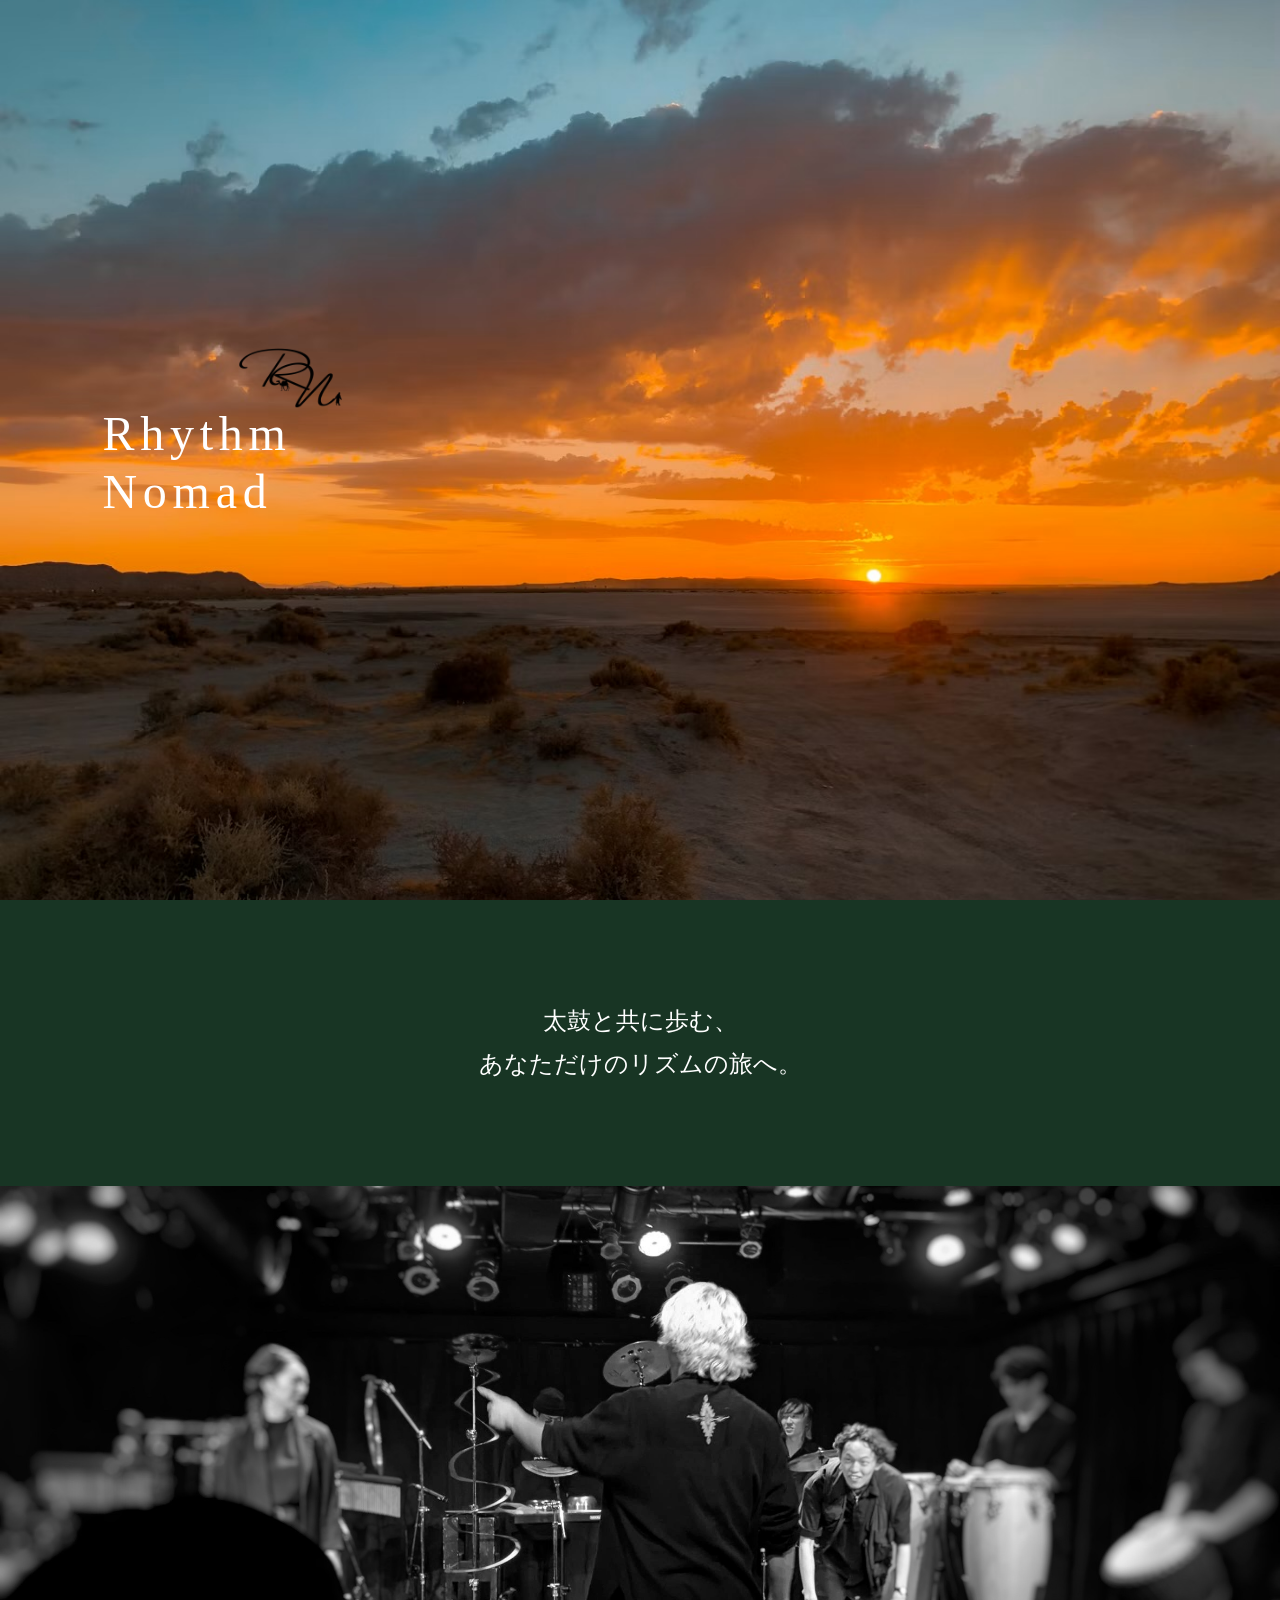
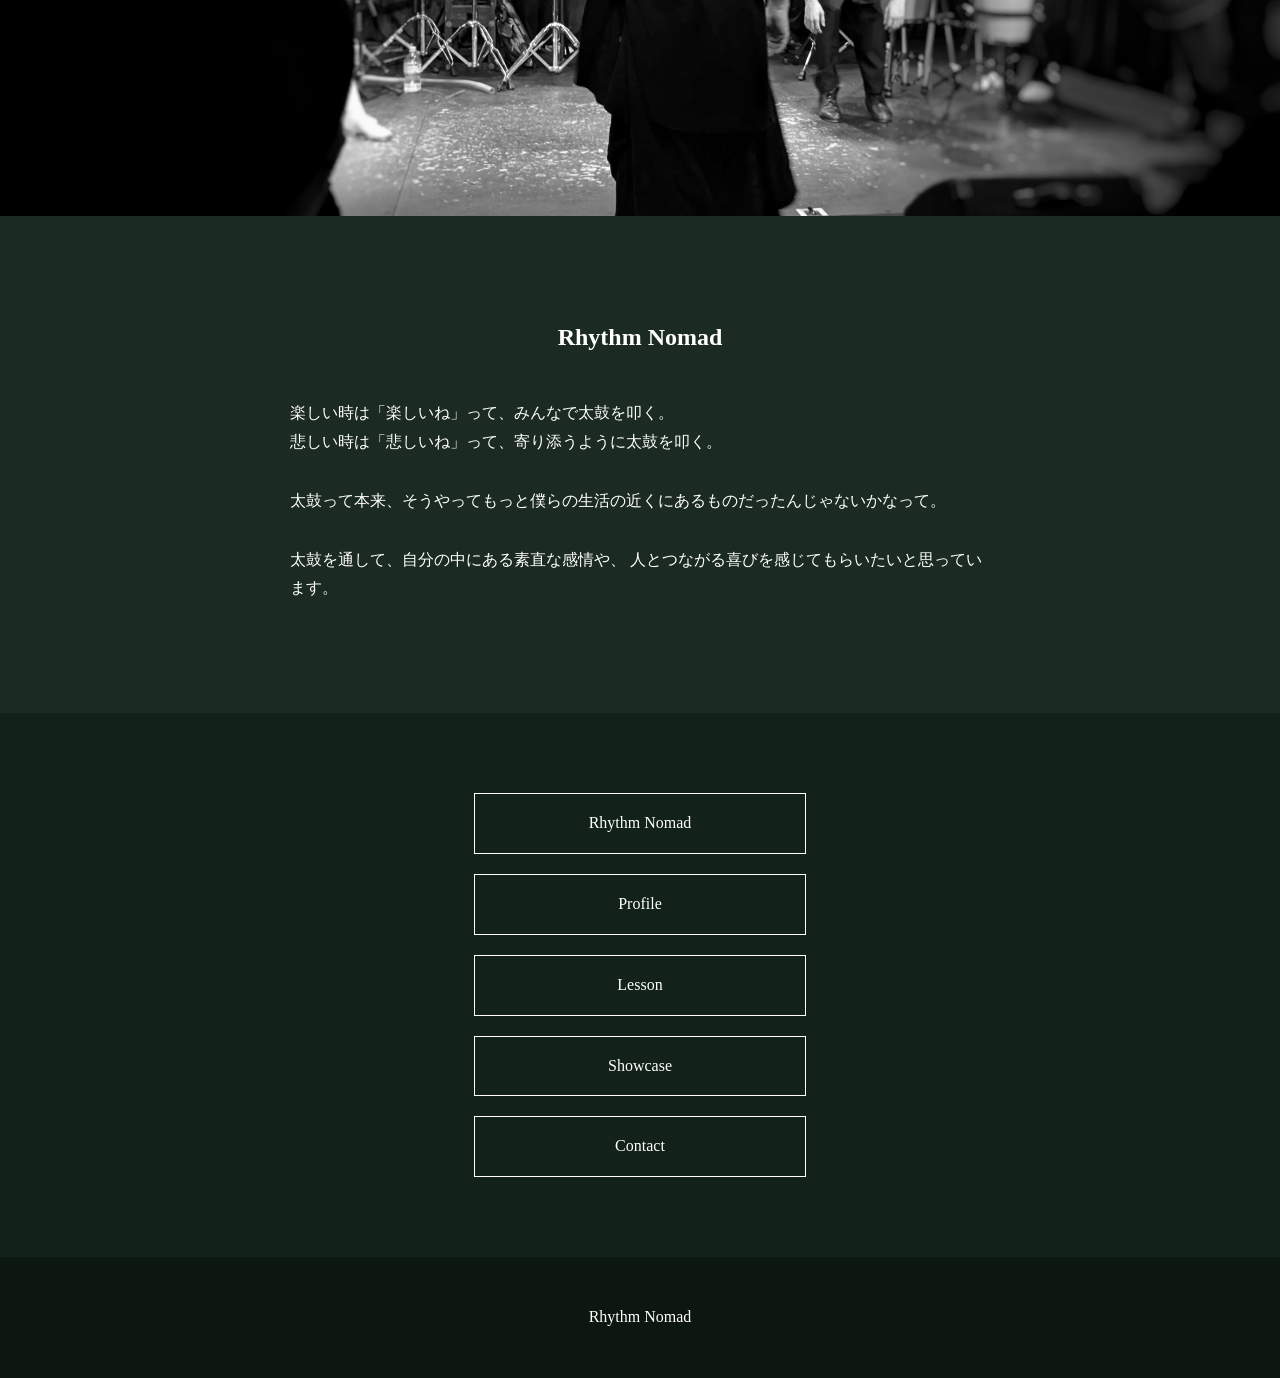
<file: index.html>
<!DOCTYPE html>
<html lang="ja">
<head>
  <meta charset="UTF-8">
  <meta name="viewport" content="width=device-width, initial-scale=1.0">
  <title>Rhythm Nomad</title>
  <link rel="stylesheet" href="style.css">
</head>

<body>

<header class="hero">
 <div class="logo">
  <img src="logo.PNG" alt="Rhythm Nomad">
</div>

<div class="brand-name">
  Rhythm<br>
  Nomad
</div>
</header>


<section class="catchcopy">
  <h1>
    太鼓と共に歩む、<br>
    あなただけのリズムの旅へ。
  </h1>
</section>


<section class="back-photo">
  <img src="Top.jpg" alt="後ろ姿">
</section>


<section class="introduction">

  <h2>Rhythm Nomad</h2>

  <p>
    楽しい時は「楽しいね」って、みんなで太鼓を叩く。<br>
    悲しい時は「悲しいね」って、寄り添うように太鼓を叩く。
  </p>

  <p>
    太鼓って本来、そうやってもっと僕らの生活の近くにあるものだったんじゃないかなって。
  </p>

  <p>
    太鼓を通して、自分の中にある素直な感情や、
    人とつながる喜びを感じてもらいたいと思っています。
  </p>

</section>


<section class="menu">

  <a href="rhythm-nomad.html">Rhythm Nomad</a>
  <a href="profile.html">Profile</a>
  <a href="lesson.html">Lesson</a>
  <a href="showcase.html">Showcase</a>
  <a href="contact.html">Contact</a>

</section>


<footer>
  <p>Rhythm Nomad</p>
</footer>


</body>
</html>
</file>
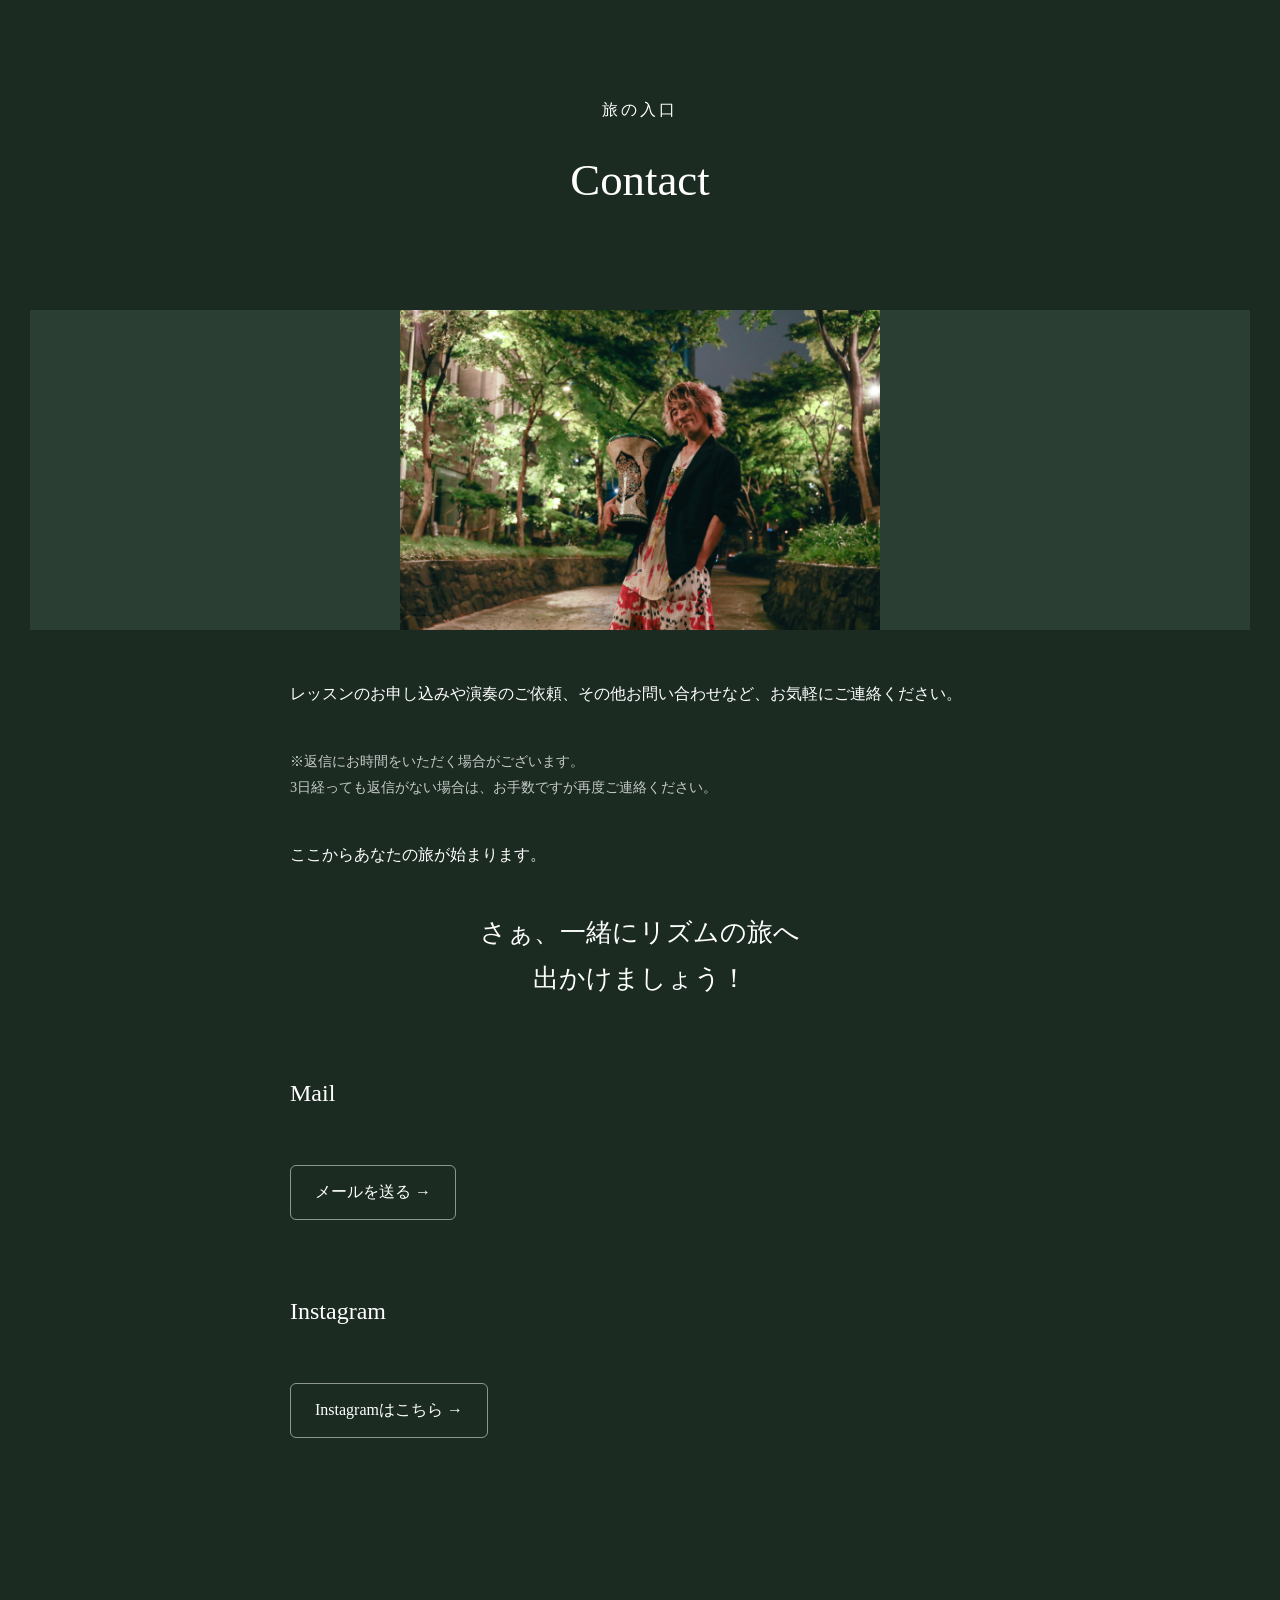
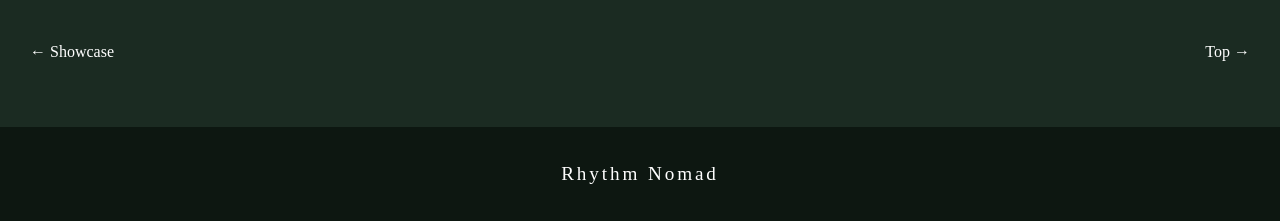
<file: contact.html>
<!DOCTYPE html>
<html lang="ja">
<head>
  <meta charset="UTF-8">
  <meta name="viewport" content="width=device-width, initial-scale=1.0">
  <title>Rhythm Nomad</title>
  <link rel="stylesheet" href="style.css">
</head>

<body>

  <section class="page-title">

    <p class="page-subtitle">旅の入口</p>

    <h1>Contact</h1>

  </section>

  <section class="page-photo">
  <img src="Contact.JPG" alt="プロフィール写真">
</section>

  <section class="page-text">

    <p>
レッスンのお申し込みや演奏のご依頼、その他お問い合わせなど、お気軽にご連絡ください。
</p>

<p class="contact-note">
※返信にお時間をいただく場合がございます。<br>
3日経っても返信がない場合は、お手数ですが再度ご連絡ください。
</p>

<p>
ここからあなたの旅が始まります。
</p>

<p class="contact-message">
さぁ、一緒にリズムの旅へ<br>
  出かけましょう！
</p>

    <h3>Mail</h3>

    <p>
      <a href="mailto:kyoto.drumlesson@gmail.com" class="social-button">
        メールを送る →
      </a>
    </p>

    <h3>Instagram</h3>

    <p>
      <a href="https://www.instagram.com/kyoto_myu?igsh=aW43b3NpNzZja3p2&utm_source=qr"
         class="social-button"
         target="_blank"
         rel="noopener noreferrer">
        Instagramはこちら →
      </a>
    </p>

  </section>

  <section class="page-nav">

    <a href="showcase.html">← Showcase</a>

    <a href="index.html">Top →</a>

  </section>

  <footer>

    <a href="index.html">Rhythm Nomad</a>

  </footer>

</body>
</html>
</file>
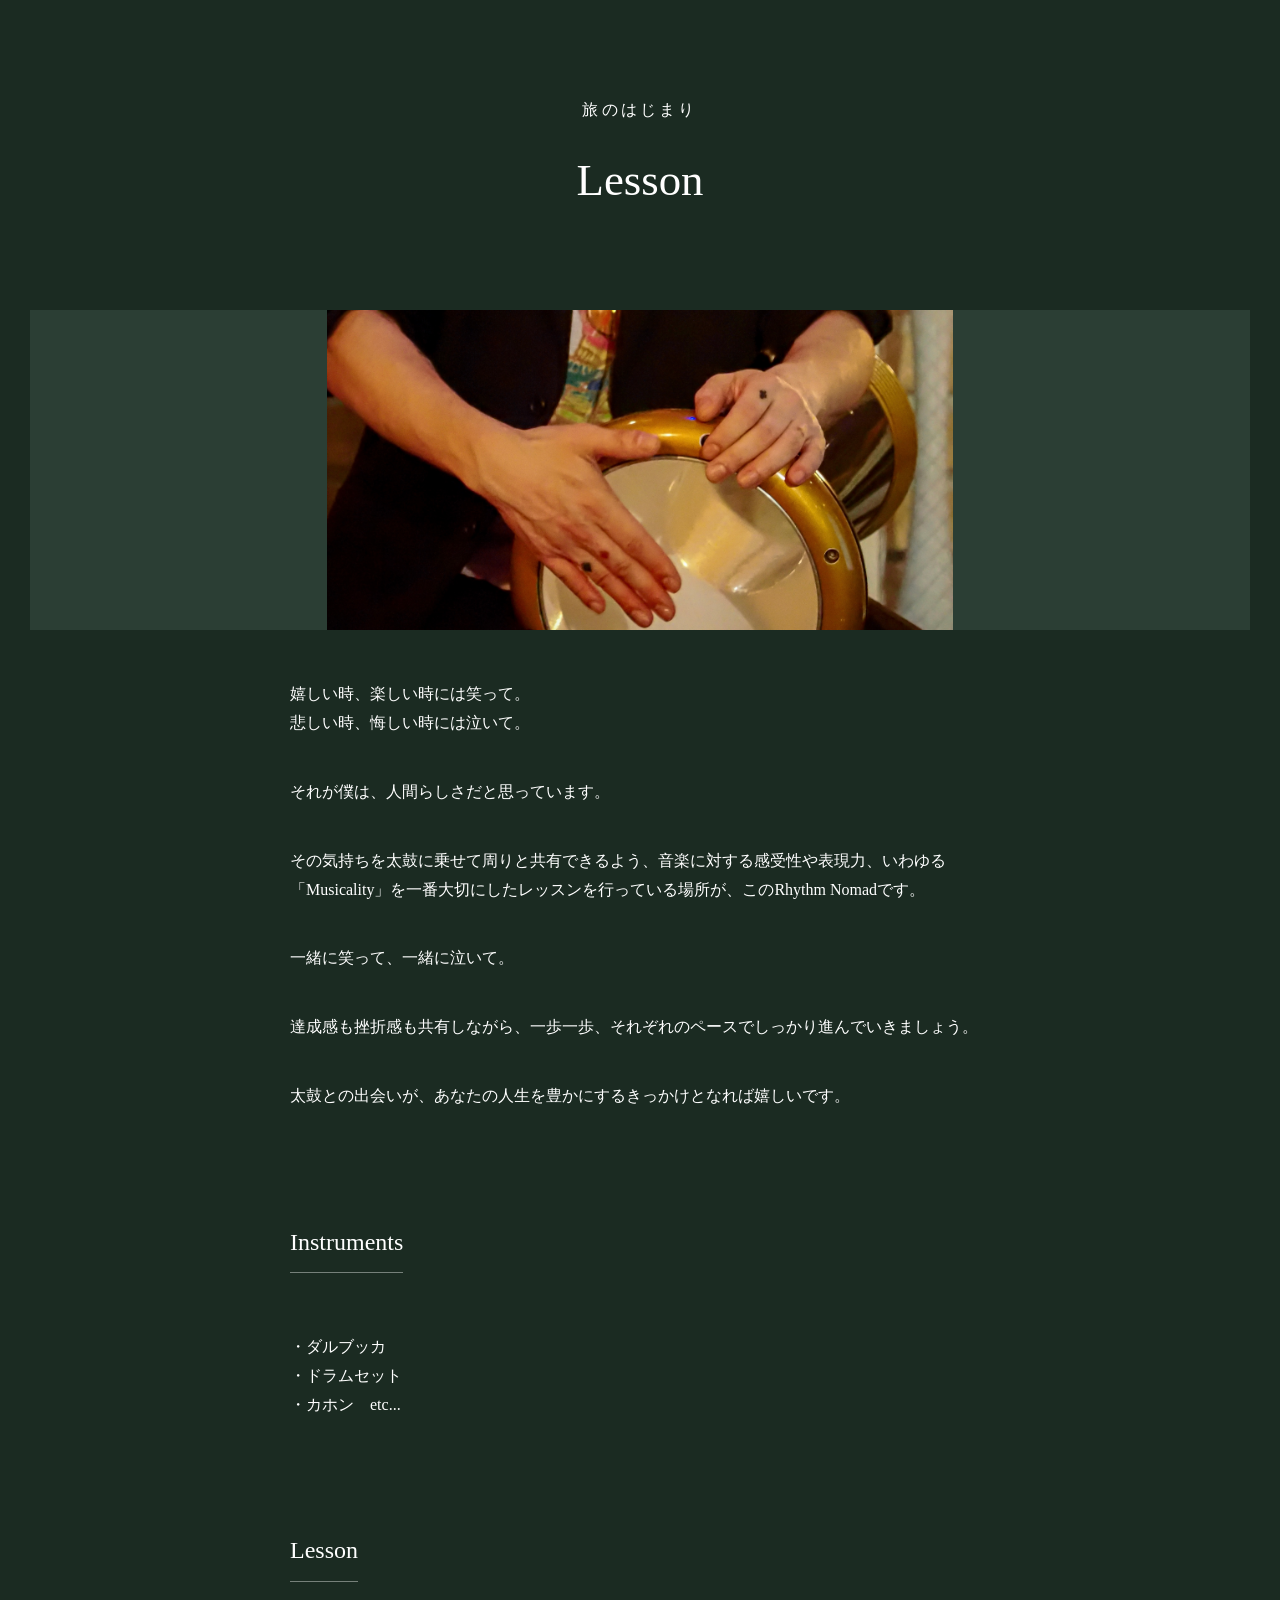
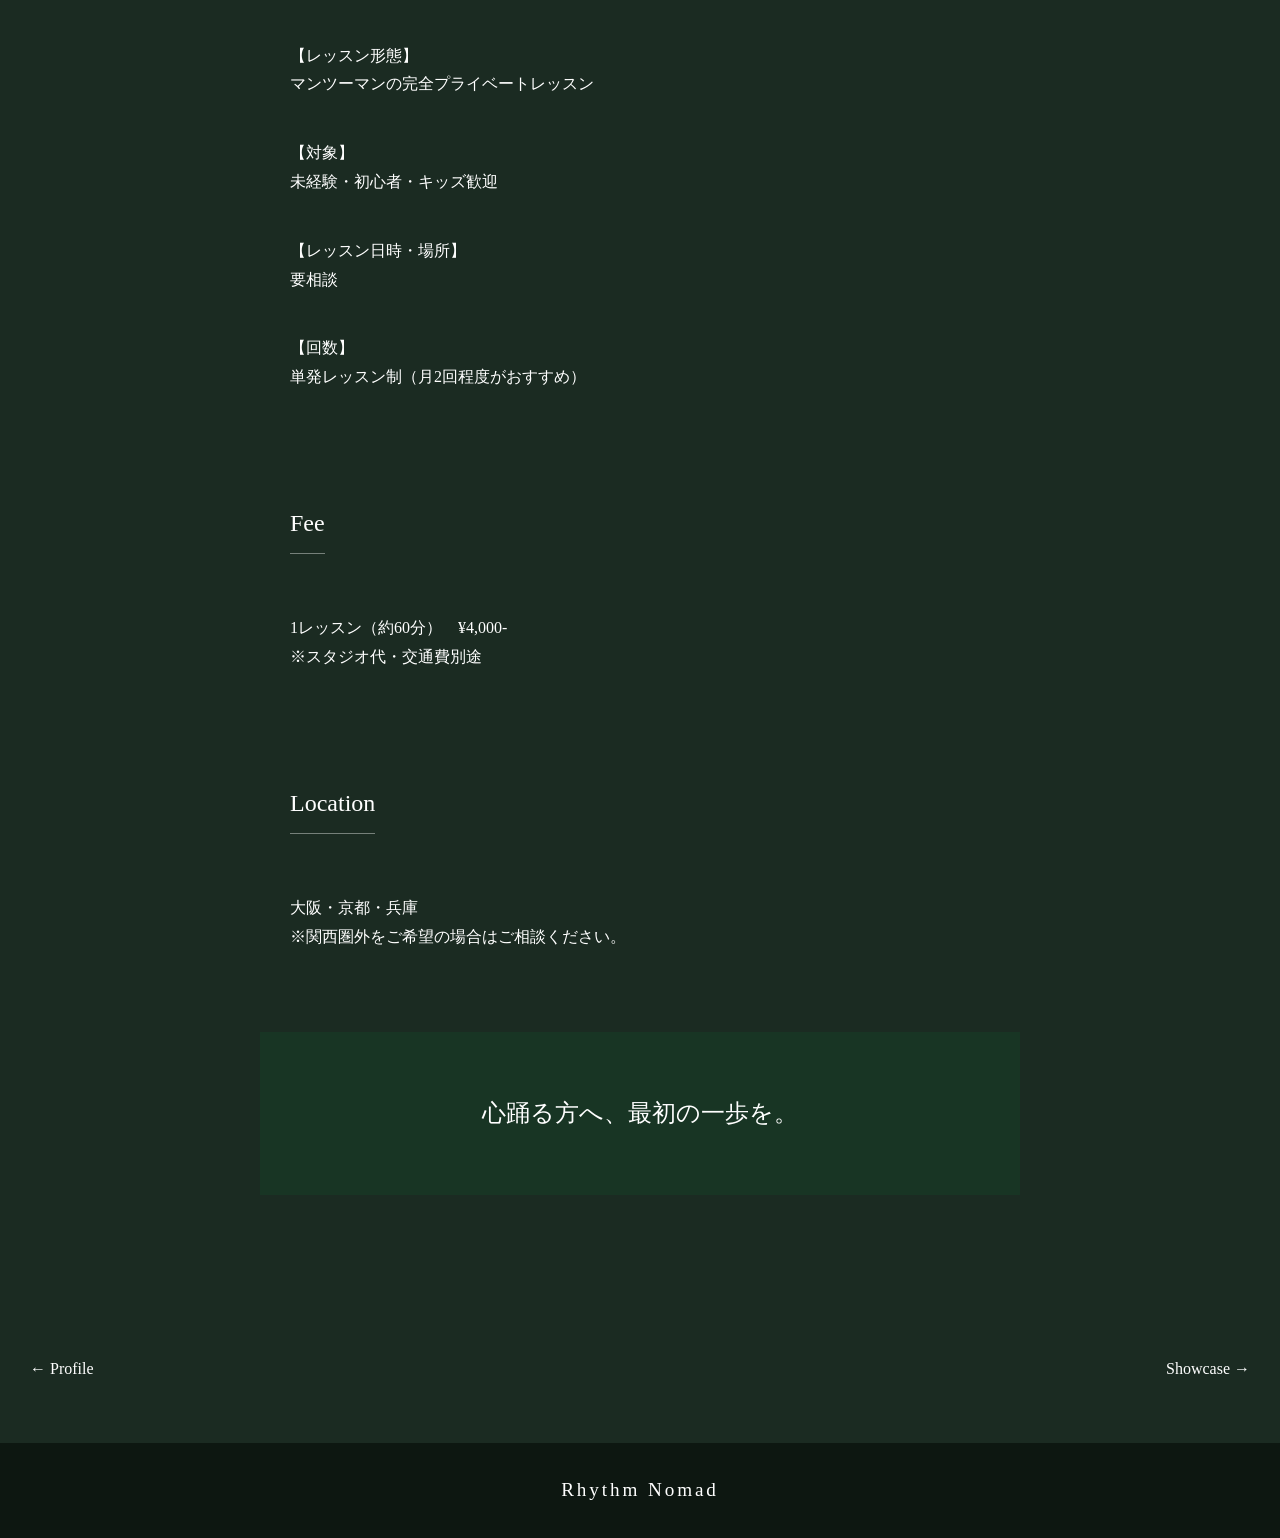
<file: lesson.html>
<!DOCTYPE html>
<html lang="ja">
<head>
  <meta charset="UTF-8">
  <meta name="viewport" content="width=device-width, initial-scale=1.0">
  <title>Rhythm Nomad</title>
  <link rel="stylesheet" href="style.css">
</head>

<body>

  <section class="page-title">

    <p class="page-subtitle">旅のはじまり</p>

<h1>Lesson</h1>

  </section>

  <section class="page-photo">
  <img src="Lesson.jpg" alt="プロフィール写真">
</section>

  <section class="page-text">

<p>
嬉しい時、楽しい時には笑って。<br>
悲しい時、悔しい時には泣いて。
</p>

<p>
それが僕は、人間らしさだと思っています。
</p>

<p>
その気持ちを太鼓に乗せて周りと共有できるよう、音楽に対する感受性や表現力、いわゆる「Musicality」を一番大切にしたレッスンを行っている場所が、このRhythm Nomadです。
</p>

<p>
一緒に笑って、一緒に泣いて。
</p>

<p>
達成感も挫折感も共有しながら、一歩一歩、それぞれのペースでしっかり進んでいきましょう。
</p>

<p>
太鼓との出会いが、あなたの人生を豊かにするきっかけとなれば嬉しいです。
</p>
<h2>Instruments</h2>
<p>
・ダルブッカ<br>
・ドラムセット<br>
・カホン　etc...
</p>

<h2>Lesson</h2>
<p>
【レッスン形態】<br>
マンツーマンの完全プライベートレッスン
</p>

<p>
【対象】<br>
未経験・初心者・キッズ歓迎
</p>

<p>
【レッスン日時・場所】<br>
要相談
</p>

<p>
【回数】<br>
単発レッスン制（月2回程度がおすすめ）
</p>

<h2>Fee</h2>
<p>
1レッスン（約60分）　¥4,000-<br>
※スタジオ代・交通費別途
</p>

<h2>Location</h2>
<p>
大阪・京都・兵庫<br>
※関西圏外をご希望の場合はご相談ください。
</p>

  <section class="lesson-message">

  <p>心踊る方へ、最初の一歩を。</p>

</section>    

  </section>

  <section class="page-nav">

    <a href="profile.html">← Profile</a>

<a href="showcase.html">Showcase →</a>
    
  </section>

  <footer>

    <a href="index.html">Rhythm Nomad</a>

  </footer>

</body>
</html>
</file>
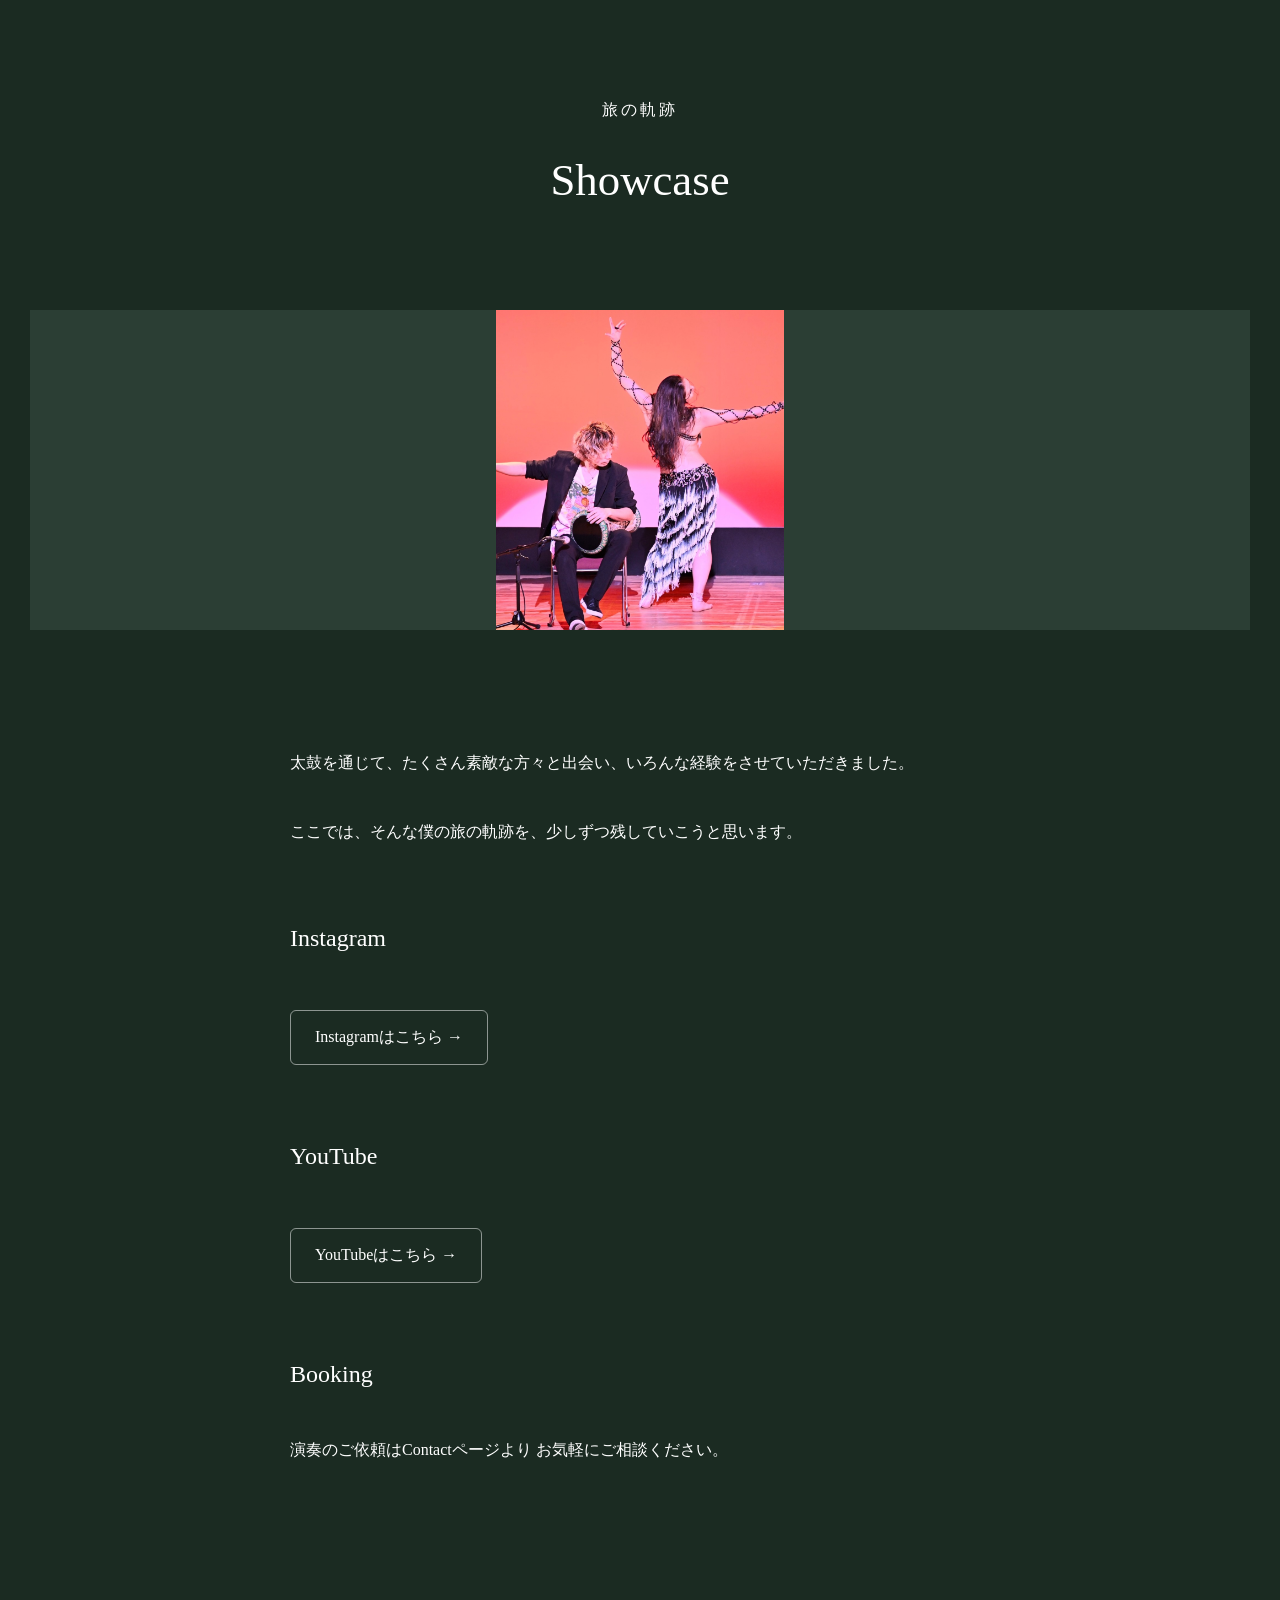
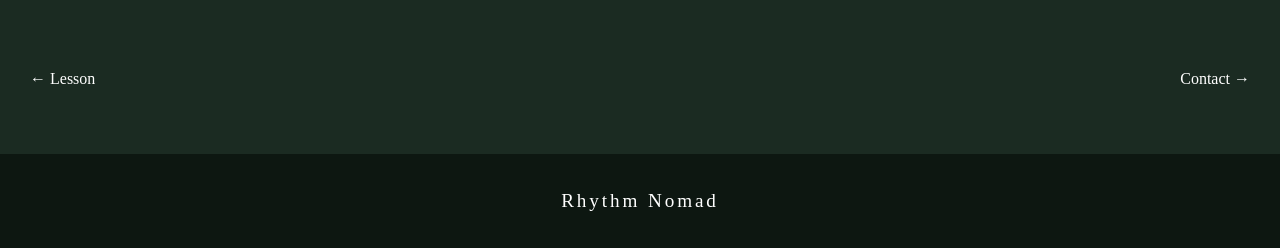
<file: showcase.html>
<!DOCTYPE html>
<html lang="ja">
<head>
  <meta charset="UTF-8">
  <meta name="viewport" content="width=device-width, initial-scale=1.0">
  <title>Rhythm Nomad</title>
  <link rel="stylesheet" href="style.css">
</head>

<body>

  <section class="page-title">

    <p class="page-subtitle">旅の軌跡</p>

<h1>Showcase</h1>

  </section>

<section class="page-photo">
  <img src="Showcase.jpg" alt"プロフィール写真">
</section>
  <section class="page-text">
　

<p>
太鼓を通じて、たくさん素敵な方々と出会い、いろんな経験をさせていただきました。
</p>

<p>
ここでは、そんな僕の旅の軌跡を、少しずつ残していこうと思います。
</p>

<h3>Instagram</h3>

<p>
  <a href="https://www.instagram.com/kyoto_myu?igsh=aW43b3NpNzZja3p2&utm_source=qr" class="social-button">
    Instagramはこちら →
  </a>
</p>

<h3>YouTube</h3>

<p>
  <a href="https://youtube.com/@sankaku_file?si=PkWviLjWNq6thX2U" class="social-button">
    YouTubeはこちら →
  </a>
</p>
</div>


<h3>Booking</h3>

<p>
演奏のご依頼はContactページより
お気軽にご相談ください。
</p>
</section>    

  </section>

  <section class="page-nav">

    <a href="lesson.html">← Lesson</a>

<a href="contact.html">Contact →</a>
    
  </section>

  <footer>

    <a href="index.html">Rhythm Nomad</a>

  </footer>

</body>
</html>
</file>
<file: style.css>
body {
  margin: 0;
  font-family: serif;
  background: #1b2b22;
  color: white;
  line-height: 1.8;
}

.hero {
  height: 100vh;
  background-image: url("IMG_2109.jpeg");
  background-size: cover;
  background-position: center;
  background-repeat: no-repeat;

  display: flex;
  justify-content: center;
  align-items: center;
  position: relative;
}

.catchcopy {
  background: #183524;
  padding: 80px 20px;
  text-align: center;
}

.catchcopy h1 {
  font-size: 1.5rem;
  font-weight: normal;
}

.back-photo {
  height: 70vh;
  display: flex;
  justify-content: center;
  align-items: center;
  background: #24372c;
  overflow: hidden;
}

.back-photo img {
  width: 100%;
  height: 100%;
  object-fit: cover;
}

.introduction {
  padding: 80px 25px;
  background: #1b2b22;
}

.introduction h2 {
  text-align: center;
  margin-bottom: 40px;
}

.introduction p {
  max-width: 700px;
  margin: 30px auto;
}

.menu {
  padding: 60px 20px;
  text-align: center;
  background: #122218;
}

.menu a {
  display: block;
  margin: 20px auto;
  color: white;
  text-decoration: none;
  border: 1px solid white;
  padding: 15px;
  max-width: 300px;
}

footer {
  padding: 30px;
  text-align: center;
  background: #0d1711;
}
.logo img {
  width: 115px;
  height: auto;
}

.logo {
  position: absolute;
  top: 42%;
  left: 23%;
  transform: translate(-50%, -50%);
}

.brand-name {
  position: absolute;
  top: 45%;
  left: 8%;
  color: white;
  font-family: "Times New Roman", serif;
  font-size:3.0rem;
  letter-spacing: 0.12em;
  line-height: 1.2;
}
.page-title {
  text-align: center;
  padding: 80px 20px 40px;
}

.page-subtitle {
  font-size: 1rem;
  letter-spacing: 0.2em;
  margin-bottom: 15px;
}

.page-title h1 {
  font-size: 2.8rem;
  font-weight: normal;
  margin: 0;
}

.page-text {
  max-width: 700px;
  margin: auto;
  padding: 0 30px 100px;
}

.page-text p {
  margin: 40px 0;
}

  .page-photo {
  height: 320px;
  margin: 50px 30px;
  background: #2b3e34;

  display: flex;
  justify-content: center;
  align-items: center;
  overflow: hidden;
}

.page-nav {
  display: flex;
  justify-content: space-between;
  align-items: center;

  padding: 60px 30px;
}

.page-nav a {
  color: white;
  text-decoration: none;
}

footer a {
  color: white;
  text-decoration: none;
  font-size: 1.2rem;
  letter-spacing: 0.15em;
}
.page-text h2 {
  display: inline-block;
  margin-top: 70px;
  margin-bottom: 20px;
  padding-bottom: 8px;
  font-weight: normal;
  border-bottom: 1px solid rgba(255, 255, 255, 0.4);
}
.page-text h3 {
  margin-top: 0;
  margin-bottom: 40px;
  font-size: 1.5rem;
  font-weight: normal;
}
.lesson-message {
  background: #183524;
  padding: 60px 20px;
  margin: 80px -30px 0;
  text-align: center;
  font-size: 1.3rem;
  font-weight: normal;
}

.lesson-message p {
  margin: 0;
  font-size: 1.5rem;
  font-weight: normal;
}
.instagram-box,
.youtube-box {
  height: 300px;
  background: #2b3e34;
  display: flex;
  justify-content: center;
  align-items: center;
  margin-bottom: 40px;
}
.page-text h3 {
  margin-top: 70px;
  margin-bottom: 20px;
  font-weight: normal;
}
.social-button {
  display: inline-block;
  margin-top: 10px;
  padding: 12px 24px;

  color: white;
  text-decoration: none;

  border: 1px solid rgba(255,255,255,0.5);
  border-radius: 6px;

  transition: 0.3s;
}

.social-button:hover {
  background: rgba(255,255,255,0.1);
}
.contact-message {
  text-align: center;
  font-size: 1.6rem;
  margin: 80px 0 40px;
  font-weight: normal;
}
.contact-note {
  font-size: 0.9rem;
  opacity: 0.75;
}
.page-photo img {
  max-width: 100%;
  max-height: 100%;
}
</file>
